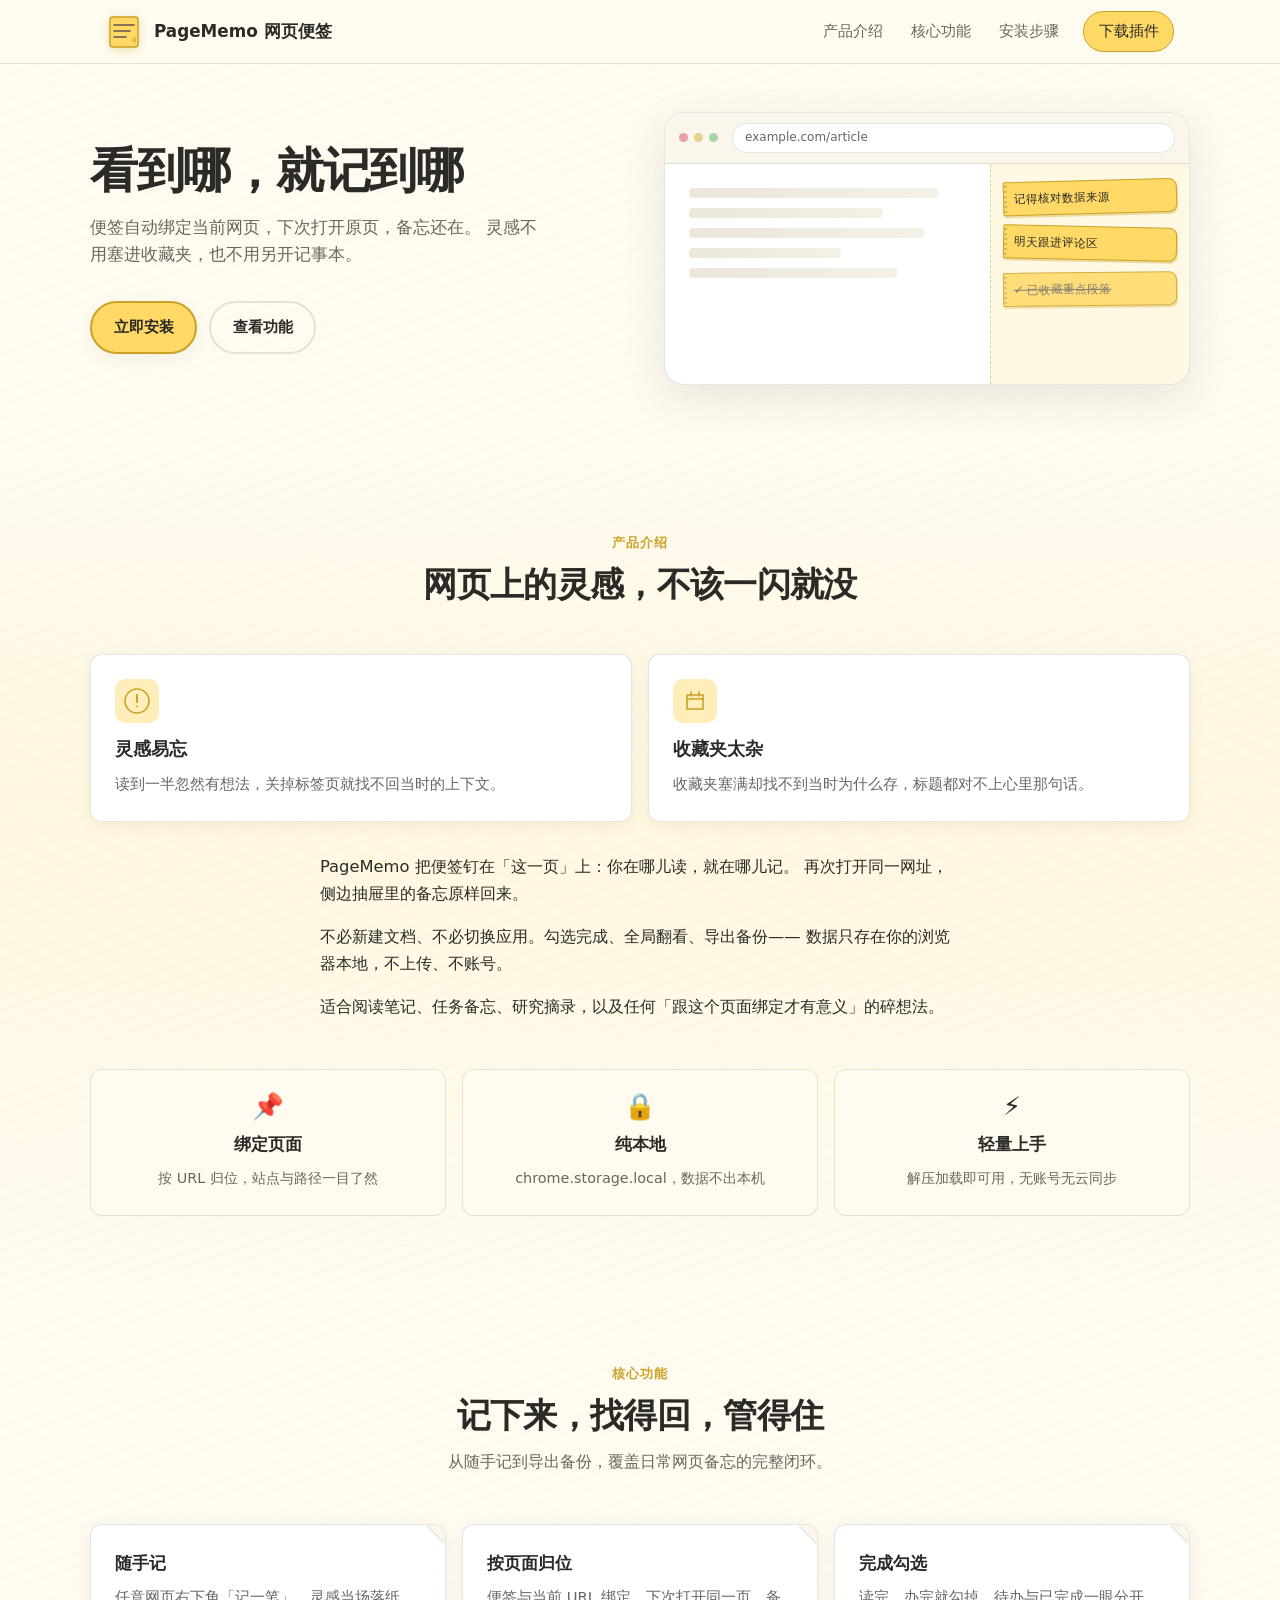
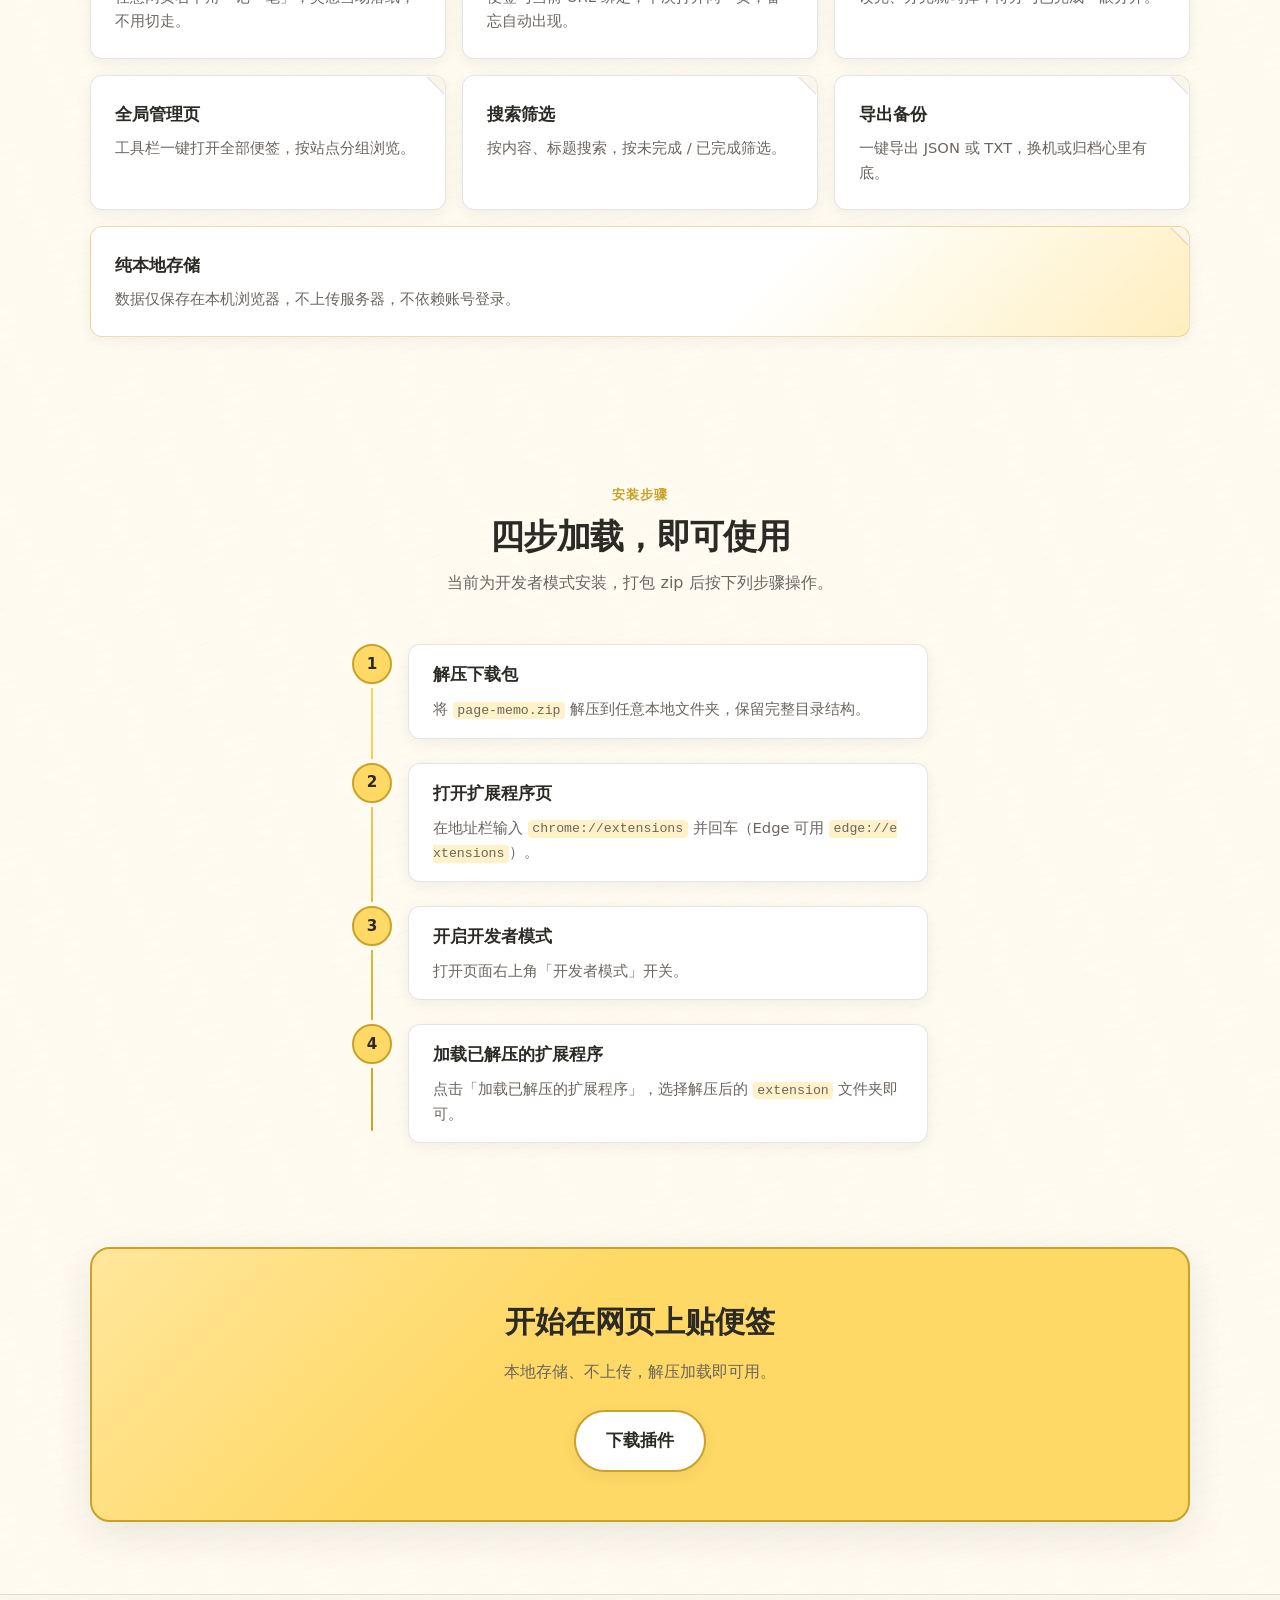
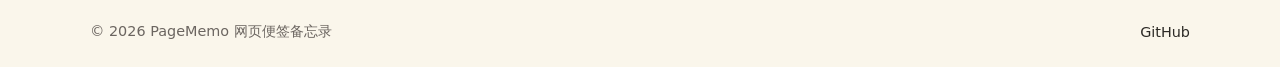
<file: docs/index.html>
<!DOCTYPE html>
<html lang="zh-CN">
<head>
  <meta charset="UTF-8" />
  <meta name="viewport" content="width=device-width, initial-scale=1" />
  <meta name="description" content="PageMemo 网页便签备忘录 —— 看到哪，就记到哪。便签自动绑定当前网页，纯本地存储。" />
  <title>PageMemo 网页便签备忘录</title>
  <link rel="stylesheet" href="./css/style.css" />
</head>
<body>
  <!-- ========== 导航 ========== -->
  <header class="site-header" id="top">
    <nav class="nav" aria-label="主导航">
      <a class="brand" href="#top">
        <!-- 内联 SVG Logo：便签纸 -->
        <svg class="brand-logo" width="36" height="36" viewBox="0 0 36 36" aria-hidden="true" focusable="false">
          <rect x="4" y="3" width="28" height="30" rx="3" fill="#FFD966" stroke="#C9A227" stroke-width="1.5"/>
          <path d="M8 11h20M8 17h16M8 23h12" stroke="#8B7355" stroke-width="1.8" stroke-linecap="round"/>
          <path d="M26 27l4 2v-6l-4 2z" fill="#E8B84A"/>
        </svg>
        <span class="brand-text">PageMemo 网页便签</span>
      </a>

      <button
        type="button"
        class="nav-toggle"
        id="nav-toggle"
        aria-controls="nav-menu"
        aria-expanded="false"
        aria-label="打开菜单"
      >
        <span class="nav-toggle-bar" aria-hidden="true"></span>
        <span class="nav-toggle-bar" aria-hidden="true"></span>
        <span class="nav-toggle-bar" aria-hidden="true"></span>
      </button>

      <ul class="nav-menu" id="nav-menu">
        <li><a href="#about">产品介绍</a></li>
        <li><a href="#features">核心功能</a></li>
        <li><a href="#install">安装步骤</a></li>
        <li>
          <a class="nav-cta" href="./download/page-memo.zip" download>下载插件</a>
        </li>
      </ul>
    </nav>
  </header>

  <main>
    <!-- ========== Hero ========== -->
    <section class="hero" aria-labelledby="hero-title">
      <div class="hero-inner">
        <div class="hero-copy reveal">
          <h1 id="hero-title">看到哪，就记到哪</h1>
          <p class="hero-sub">
            便签自动绑定当前网页，下次打开原页，备忘还在。
            灵感不用塞进收藏夹，也不用另开记事本。
          </p>
          <div class="hero-actions">
            <a class="btn btn-primary" href="./download/page-memo.zip" download>立即安装</a>
            <a class="btn btn-ghost" href="#features">查看功能</a>
          </div>
        </div>

        <!-- 纯 CSS 浏览器 + 侧边便签抽屉示意图 -->
        <div class="hero-visual reveal" aria-hidden="true">
          <div class="mock-browser">
            <div class="mock-chrome">
              <span class="mock-dot"></span>
              <span class="mock-dot"></span>
              <span class="mock-dot"></span>
              <div class="mock-url">example.com/article</div>
            </div>
            <div class="mock-body">
              <div class="mock-lines">
                <span class="mock-line w90"></span>
                <span class="mock-line w70"></span>
                <span class="mock-line w85"></span>
                <span class="mock-line w55"></span>
                <span class="mock-line w75"></span>
              </div>
              <div class="mock-drawer">
                <div class="mock-sticky s1">记得核对数据来源</div>
                <div class="mock-sticky s2">明天跟进评论区</div>
                <div class="mock-sticky s3">✓ 已收藏重点段落</div>
              </div>
            </div>
          </div>
        </div>
      </div>
    </section>

    <!-- ========== 产品介绍 ========== -->
    <section class="section about" id="about" aria-labelledby="about-title">
      <div class="section-inner">
        <header class="section-head reveal">
          <p class="eyebrow">产品介绍</p>
          <h2 id="about-title">网页上的灵感，不该一闪就没</h2>
        </header>

        <div class="pain-grid reveal">
          <article class="pain-card">
            <div class="pain-icon" aria-hidden="true">
              <svg width="28" height="28" viewBox="0 0 28 28" fill="none">
                <circle cx="14" cy="14" r="12" stroke="currentColor" stroke-width="1.6"/>
                <path d="M14 8v7M14 19.5h.01" stroke="currentColor" stroke-width="2" stroke-linecap="round"/>
              </svg>
            </div>
            <h3>灵感易忘</h3>
            <p>读到一半忽然有想法，关掉标签页就找不回当时的上下文。</p>
          </article>
          <article class="pain-card">
            <div class="pain-icon" aria-hidden="true">
              <svg width="28" height="28" viewBox="0 0 28 28" fill="none">
                <path d="M6 8h16v14H6z" stroke="currentColor" stroke-width="1.6"/>
                <path d="M10 5v4M18 5v4M6 12h16" stroke="currentColor" stroke-width="1.6" stroke-linecap="round"/>
              </svg>
            </div>
            <h3>收藏夹太杂</h3>
            <p>收藏夹塞满却找不到当时为什么存，标题都对不上心里那句话。</p>
          </article>
        </div>

        <div class="about-copy reveal">
          <p>
            PageMemo 把便签钉在「这一页」上：你在哪儿读，就在哪儿记。
            再次打开同一网址，侧边抽屉里的备忘原样回来。
          </p>
          <p>
            不必新建文档、不必切换应用。勾选完成、全局翻看、导出备份——
            数据只存在你的浏览器本地，不上传、不账号。
          </p>
          <p>
            适合阅读笔记、任务备忘、研究摘录，以及任何「跟这个页面绑定才有意义」的碎想法。
          </p>
        </div>

        <div class="icon-cards reveal">
          <article class="icon-card">
            <span class="icon-card-mark" aria-hidden="true">📌</span>
            <h3>绑定页面</h3>
            <p>按 URL 归位，站点与路径一目了然</p>
          </article>
          <article class="icon-card">
            <span class="icon-card-mark" aria-hidden="true">🔒</span>
            <h3>纯本地</h3>
            <p>chrome.storage.local，数据不出本机</p>
          </article>
          <article class="icon-card">
            <span class="icon-card-mark" aria-hidden="true">⚡</span>
            <h3>轻量上手</h3>
            <p>解压加载即可用，无账号无云同步</p>
          </article>
        </div>
      </div>
    </section>

    <!-- ========== 核心功能 ========== -->
    <section class="section features" id="features" aria-labelledby="features-title">
      <div class="section-inner">
        <header class="section-head reveal">
          <p class="eyebrow">核心功能</p>
          <h2 id="features-title">记下来，找得回，管得住</h2>
          <p class="section-desc">从随手记到导出备份，覆盖日常网页备忘的完整闭环。</p>
        </header>

        <ul class="feature-grid">
          <li class="feature-card reveal">
            <h3>随手记</h3>
            <p>任意网页右下角「记一笔」，灵感当场落纸，不用切走。</p>
          </li>
          <li class="feature-card reveal">
            <h3>按页面归位</h3>
            <p>便签与当前 URL 绑定，下次打开同一页，备忘自动出现。</p>
          </li>
          <li class="feature-card reveal">
            <h3>完成勾选</h3>
            <p>读完、办完就勾掉，待办与已完成一眼分开。</p>
          </li>
          <li class="feature-card reveal">
            <h3>全局管理页</h3>
            <p>工具栏一键打开全部便签，按站点分组浏览。</p>
          </li>
          <li class="feature-card reveal">
            <h3>搜索筛选</h3>
            <p>按内容、标题搜索，按未完成 / 已完成筛选。</p>
          </li>
          <li class="feature-card reveal">
            <h3>导出备份</h3>
            <p>一键导出 JSON 或 TXT，换机或归档心里有底。</p>
          </li>
          <li class="feature-card reveal feature-card--wide">
            <h3>纯本地存储</h3>
            <p>数据仅保存在本机浏览器，不上传服务器，不依赖账号登录。</p>
          </li>
        </ul>
      </div>
    </section>

    <!-- ========== 安装步骤 ========== -->
    <section class="section install" id="install" aria-labelledby="install-title">
      <div class="section-inner">
        <header class="section-head reveal">
          <p class="eyebrow">安装步骤</p>
          <h2 id="install-title">四步加载，即可使用</h2>
          <p class="section-desc">当前为开发者模式安装，打包 zip 后按下列步骤操作。</p>
        </header>

        <ol class="timeline reveal">
          <li class="timeline-item">
            <span class="timeline-num" aria-hidden="true">1</span>
            <div class="timeline-body">
              <h3>解压下载包</h3>
              <p>将 <code>page-memo.zip</code> 解压到任意本地文件夹，保留完整目录结构。</p>
            </div>
          </li>
          <li class="timeline-item">
            <span class="timeline-num" aria-hidden="true">2</span>
            <div class="timeline-body">
              <h3>打开扩展程序页</h3>
              <p>在地址栏输入 <code>chrome://extensions</code> 并回车（Edge 可用 <code>edge://extensions</code>）。</p>
            </div>
          </li>
          <li class="timeline-item">
            <span class="timeline-num" aria-hidden="true">3</span>
            <div class="timeline-body">
              <h3>开启开发者模式</h3>
              <p>打开页面右上角「开发者模式」开关。</p>
            </div>
          </li>
          <li class="timeline-item">
            <span class="timeline-num" aria-hidden="true">4</span>
            <div class="timeline-body">
              <h3>加载已解压的扩展程序</h3>
              <p>点击「加载已解压的扩展程序」，选择解压后的 <code>extension</code> 文件夹即可。</p>
            </div>
          </li>
        </ol>
      </div>
    </section>

    <!-- ========== CTA ========== -->
    <section class="section cta" id="download" aria-labelledby="cta-title">
      <div class="cta-panel reveal">
        <h2 id="cta-title">开始在网页上贴便签</h2>
        <p>本地存储、不上传，解压加载即可用。</p>
        <a class="btn btn-primary btn-lg" href="./download/page-memo.zip" download>下载插件</a>
      </div>
    </section>
  </main>

  <!-- ========== 页脚 ========== -->
  <footer class="site-footer">
    <div class="footer-inner">
      <p class="footer-copy">© 2026 PageMemo 网页便签备忘录</p>
      <p class="footer-links">
        <a href="https://github.com/hurong111/page-memo" rel="noopener noreferrer" target="_blank">GitHub</a>
      </p>
    </div>
  </footer>

  <script src="./js/main.js"></script>
</body>
</html>
</file>
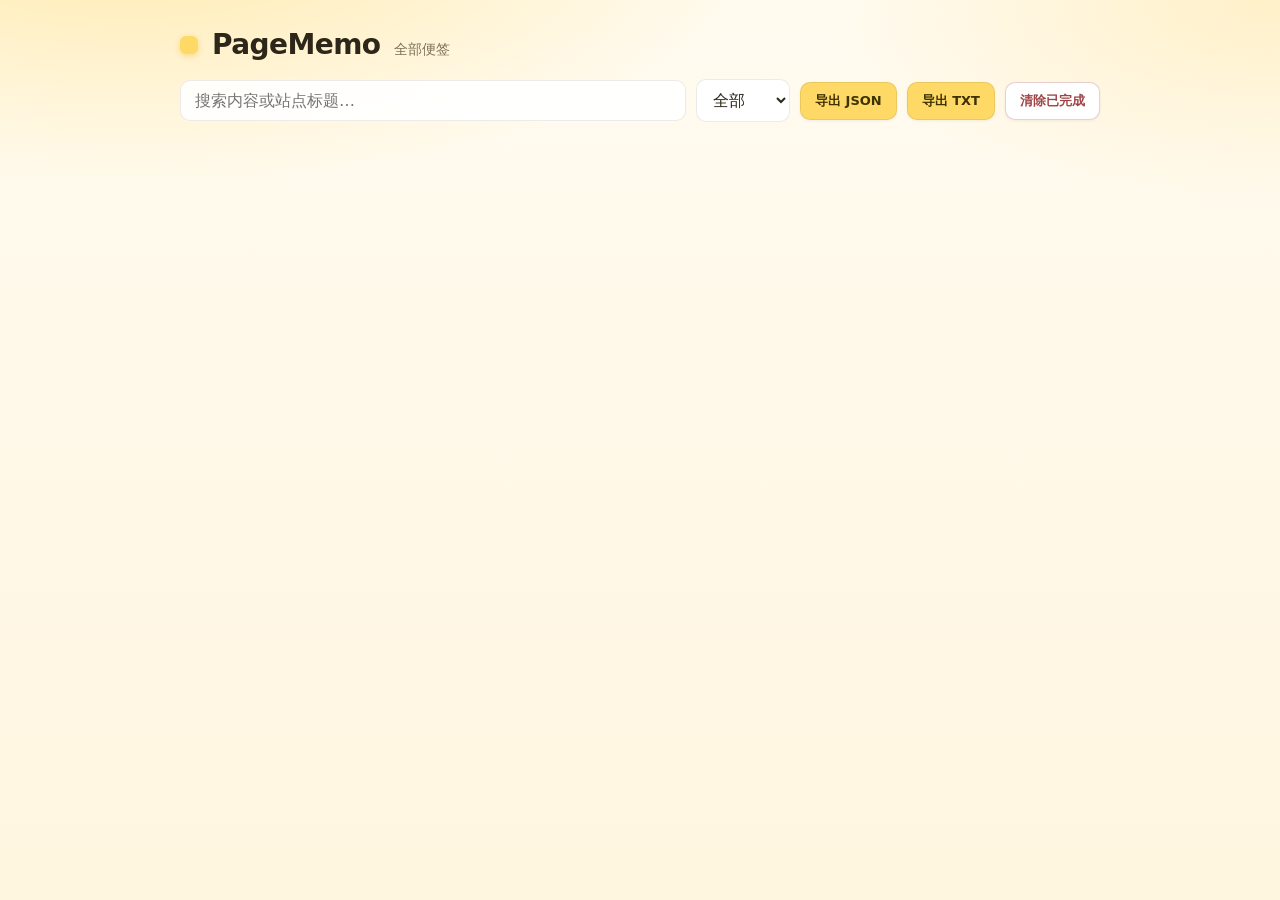
<file: extension/memos.html>
<!DOCTYPE html>
<html lang="zh-CN">
<head>
  <meta charset="UTF-8" />
  <meta name="viewport" content="width=device-width, initial-scale=1" />
  <title>PageMemo · 全部便签</title>
  <link rel="stylesheet" href="memos.css" />
</head>
<body>
  <div class="app">
    <header class="topbar">
      <div class="brand">
        <span class="brand-mark" aria-hidden="true"></span>
        <h1>PageMemo</h1>
        <p class="subtitle">全部便签</p>
      </div>
      <div class="toolbar">
        <input
          type="search"
          id="search"
          class="search"
          placeholder="搜索内容或站点标题…"
          autocomplete="off"
        />
        <select id="filter" class="filter" aria-label="筛选状态">
          <option value="all">全部</option>
          <option value="todo">未完成</option>
          <option value="done">已完成</option>
        </select>
        <button type="button" id="export-json" class="btn">导出 JSON</button>
        <button type="button" id="export-txt" class="btn">导出 TXT</button>
        <button type="button" id="clear-done" class="btn btn-danger">清除已完成</button>
      </div>
    </header>

    <main id="groups" class="groups" aria-live="polite"></main>

    <div id="empty" class="empty-state" hidden>
      <p class="empty-title">还没有便签</p>
      <p class="empty-desc">在任意网页点击右下角「记一笔」开始记录吧。</p>
    </div>
  </div>
  <script src="memos.js"></script>
</body>
</html>
</file>
<file: docs/css/style.css>
/* ========================================
   PageMemo 官方宣传站 — 全局样式
   便签黄 + 暖白纸张质感，无外部依赖
   ======================================== */

:root {
  /* 品牌色 */
  --memo-yellow: #FFD966;
  --memo-yellow-deep: #E8B84A;
  --accent: #C9A227;
  --paper: #FFFBF0;
  --paper-dark: #FAF6EB;
  --ink: #2C2A26;
  --muted: #6B6560;
  --line: rgba(44, 42, 38, 0.12);
  --shadow: 0 12px 40px rgba(44, 42, 38, 0.1);
  --shadow-soft: 0 4px 16px rgba(44, 42, 38, 0.06);

  /* 间距 / 圆角 */
  --space-1: 0.25rem;
  --space-2: 0.5rem;
  --space-3: 0.75rem;
  --space-4: 1rem;
  --space-5: 1.5rem;
  --space-6: 2rem;
  --space-7: 3rem;
  --space-8: 4.5rem;
  --radius-sm: 6px;
  --radius: 12px;
  --radius-lg: 20px;
  --max-width: 1100px;

  /* 字体 */
  --font: "PingFang SC", "Microsoft YaHei", "Hiragino Sans GB", "Noto Sans SC",
    system-ui, -apple-system, sans-serif;
  --header-h: 64px;
}

/* ---------- 基础重置 ---------- */
*,
*::before,
*::after {
  box-sizing: border-box;
}

html {
  scroll-behavior: smooth;
  scroll-padding-top: calc(var(--header-h) + 12px);
}

body {
  margin: 0;
  font-family: var(--font);
  font-size: 16px;
  line-height: 1.65;
  color: var(--ink);
  background-color: var(--paper);
  /* 极淡斜纹纸感，无外部图片 */
  background-image:
    repeating-linear-gradient(
      -18deg,
      transparent,
      transparent 11px,
      rgba(201, 162, 39, 0.035) 11px,
      rgba(201, 162, 39, 0.035) 12px
    );
  overflow-x: hidden;
  -webkit-font-smoothing: antialiased;
}

img,
svg {
  max-width: 100%;
  display: block;
}

a {
  color: var(--accent);
  text-decoration: none;
}

a:hover {
  text-decoration: underline;
}

ul,
ol {
  margin: 0;
  padding: 0;
  list-style: none;
}

h1,
h2,
h3,
p {
  margin: 0;
}

code {
  font-family: ui-monospace, "Cascadia Code", "Consolas", monospace;
  font-size: 0.9em;
  background: rgba(255, 217, 102, 0.35);
  padding: 0.1em 0.35em;
  border-radius: 4px;
  word-break: break-all;
}

/* ---------- 布局容器 ---------- */
.section {
  padding: var(--space-8) var(--space-4);
}

.section-inner {
  max-width: var(--max-width);
  margin: 0 auto;
}

.section-head {
  text-align: center;
  margin-bottom: var(--space-7);
  max-width: 36rem;
  margin-left: auto;
  margin-right: auto;
}

.section-head h2 {
  font-size: clamp(1.6rem, 4vw, 2.15rem);
  font-weight: 700;
  letter-spacing: -0.02em;
  line-height: 1.25;
  margin-top: var(--space-2);
}

.section-desc {
  margin-top: var(--space-3);
  color: var(--muted);
}

.eyebrow {
  display: inline-block;
  font-size: 0.8rem;
  font-weight: 600;
  letter-spacing: 0.08em;
  text-transform: uppercase;
  color: var(--accent);
}

/* ---------- 按钮 ---------- */
.btn {
  display: inline-flex;
  align-items: center;
  justify-content: center;
  gap: var(--space-2);
  padding: 0.75rem 1.35rem;
  border-radius: 999px;
  font-family: inherit;
  font-size: 0.95rem;
  font-weight: 600;
  border: 2px solid transparent;
  cursor: pointer;
  text-decoration: none;
  transition: transform 0.15s ease, box-shadow 0.15s ease, background 0.15s ease;
}

.btn:hover {
  text-decoration: none;
  transform: translateY(-1px);
}

.btn:active {
  transform: translateY(0);
}

.btn-primary {
  background: var(--memo-yellow);
  color: var(--ink);
  border-color: var(--accent);
  box-shadow: var(--shadow-soft);
}

.btn-primary:hover {
  background: var(--memo-yellow-deep);
}

.btn-ghost {
  background: transparent;
  color: var(--ink);
  border-color: var(--line);
}

.btn-ghost:hover {
  border-color: var(--accent);
  background: rgba(255, 217, 102, 0.2);
}

.btn-lg {
  padding: 0.95rem 1.85rem;
  font-size: 1.05rem;
}

/* ---------- 导航：吸顶 + 毛玻璃 ---------- */
.site-header {
  position: sticky;
  top: 0;
  z-index: 100;
  height: var(--header-h);
  background: rgba(255, 251, 240, 0.78);
  backdrop-filter: blur(14px);
  -webkit-backdrop-filter: blur(14px);
  border-bottom: 1px solid var(--line);
}

.nav {
  max-width: var(--max-width);
  height: 100%;
  margin: 0 auto;
  padding: 0 var(--space-4);
  display: flex;
  align-items: center;
  justify-content: space-between;
  gap: var(--space-4);
}

.brand {
  display: flex;
  align-items: center;
  gap: var(--space-3);
  color: var(--ink);
  text-decoration: none;
  font-weight: 700;
  font-size: 1.05rem;
  flex-shrink: 0;
}

.brand:hover {
  text-decoration: none;
}

.brand-logo {
  flex-shrink: 0;
  filter: drop-shadow(0 2px 4px rgba(201, 162, 39, 0.35));
}

.brand-text {
  white-space: nowrap;
}

.nav-menu {
  display: flex;
  align-items: center;
  gap: var(--space-1);
}

.nav-menu a {
  display: block;
  padding: var(--space-2) var(--space-3);
  color: var(--muted);
  font-weight: 500;
  font-size: 0.95rem;
  border-radius: var(--radius-sm);
  text-decoration: none;
  transition: color 0.15s ease, background 0.15s ease;
}

.nav-menu a:hover,
.nav-menu a.is-active {
  color: var(--ink);
  background: rgba(255, 217, 102, 0.35);
  text-decoration: none;
}

.nav-cta {
  margin-left: var(--space-2);
  background: var(--memo-yellow) !important;
  color: var(--ink) !important;
  border: 1.5px solid var(--accent);
  padding: 0.45rem 0.9rem !important;
  border-radius: 999px !important;
}

.nav-cta:hover {
  background: var(--memo-yellow-deep) !important;
}

/* 汉堡按钮 */
.nav-toggle {
  display: none;
  flex-direction: column;
  justify-content: center;
  gap: 5px;
  width: 44px;
  height: 44px;
  padding: 10px;
  border: 1px solid var(--line);
  border-radius: var(--radius-sm);
  background: var(--paper);
  cursor: pointer;
}

.nav-toggle-bar {
  display: block;
  height: 2px;
  width: 100%;
  background: var(--ink);
  border-radius: 1px;
  transition: transform 0.2s ease, opacity 0.2s ease;
}

.nav-toggle[aria-expanded="true"] .nav-toggle-bar:nth-child(1) {
  transform: translateY(7px) rotate(45deg);
}

.nav-toggle[aria-expanded="true"] .nav-toggle-bar:nth-child(2) {
  opacity: 0;
}

.nav-toggle[aria-expanded="true"] .nav-toggle-bar:nth-child(3) {
  transform: translateY(-7px) rotate(-45deg);
}

/* ---------- Hero ---------- */
.hero {
  padding: var(--space-7) var(--space-4) var(--space-8);
}

.hero-inner {
  max-width: var(--max-width);
  margin: 0 auto;
  display: grid;
  grid-template-columns: 1fr 1fr;
  gap: var(--space-7);
  align-items: center;
}

.hero-copy h1 {
  font-size: clamp(2rem, 5vw, 3rem);
  font-weight: 800;
  letter-spacing: -0.03em;
  line-height: 1.15;
}

.hero-sub {
  margin-top: var(--space-4);
  color: var(--muted);
  font-size: 1.05rem;
  max-width: 28rem;
}

.hero-actions {
  margin-top: var(--space-6);
  display: flex;
  flex-wrap: wrap;
  gap: var(--space-3);
}

/* Hero 示意图：浏览器 + 侧边便签 */
.hero-visual {
  position: relative;
  min-width: 0;
}

.mock-browser {
  background: #fff;
  border: 1.5px solid var(--line);
  border-radius: var(--radius-lg);
  box-shadow: var(--shadow);
  overflow: hidden;
}

.mock-chrome {
  display: flex;
  align-items: center;
  gap: 6px;
  padding: 10px 14px;
  background: var(--paper-dark);
  border-bottom: 1px solid var(--line);
}

.mock-dot {
  width: 9px;
  height: 9px;
  border-radius: 50%;
  background: #ddd5c4;
}

.mock-dot:nth-child(1) { background: #e8a0a0; }
.mock-dot:nth-child(2) { background: #e8d090; }
.mock-dot:nth-child(3) { background: #a8d4a8; }

.mock-url {
  flex: 1;
  margin-left: 8px;
  padding: 4px 12px;
  font-size: 0.75rem;
  color: var(--muted);
  background: #fff;
  border: 1px solid var(--line);
  border-radius: 999px;
  white-space: nowrap;
  overflow: hidden;
  text-overflow: ellipsis;
}

.mock-body {
  display: grid;
  grid-template-columns: 1fr minmax(120px, 38%);
  min-height: 220px;
}

.mock-lines {
  padding: var(--space-5);
  display: flex;
  flex-direction: column;
  gap: 10px;
}

.mock-line {
  display: block;
  height: 10px;
  border-radius: 4px;
  background: linear-gradient(90deg, #ebe6d8, #f5f1e6);
}

.mock-line.w90 { width: 90%; }
.mock-line.w70 { width: 70%; }
.mock-line.w85 { width: 85%; }
.mock-line.w55 { width: 55%; }
.mock-line.w75 { width: 75%; }

.mock-drawer {
  background: rgba(255, 217, 102, 0.18);
  border-left: 1px dashed rgba(201, 162, 39, 0.45);
  padding: var(--space-4) var(--space-3);
  display: flex;
  flex-direction: column;
  gap: var(--space-3);
}

.mock-sticky {
  background: var(--memo-yellow);
  border: 1px solid var(--accent);
  border-radius: 2px 8px 8px 2px;
  padding: 8px 10px;
  font-size: 0.72rem;
  line-height: 1.4;
  color: var(--ink);
  box-shadow: 1px 2px 0 rgba(201, 162, 39, 0.35);
  /* 左侧撕痕感 */
  position: relative;
}

.mock-sticky::before {
  content: "";
  position: absolute;
  left: 0;
  top: 0;
  bottom: 0;
  width: 3px;
  background: repeating-linear-gradient(
    to bottom,
    transparent 0 3px,
    rgba(139, 115, 85, 0.35) 3px 5px
  );
}

.mock-sticky.s1 { transform: rotate(-1.5deg); }
.mock-sticky.s2 { transform: rotate(1.2deg); }
.mock-sticky.s3 {
  transform: rotate(-0.6deg);
  opacity: 0.85;
  text-decoration: line-through;
  color: var(--muted);
}

/* ---------- 产品介绍 ---------- */
.about {
  background: linear-gradient(180deg, transparent, rgba(255, 217, 102, 0.12) 40%, transparent);
}

.pain-grid {
  display: grid;
  grid-template-columns: 1fr 1fr;
  gap: var(--space-4);
  margin-bottom: var(--space-6);
}

.pain-card {
  background: #fff;
  border: 1px solid var(--line);
  border-radius: var(--radius);
  padding: var(--space-5);
  box-shadow: var(--shadow-soft);
}

.pain-icon {
  width: 44px;
  height: 44px;
  display: flex;
  align-items: center;
  justify-content: center;
  border-radius: 10px;
  background: rgba(255, 217, 102, 0.45);
  color: var(--accent);
  margin-bottom: var(--space-3);
}

.pain-card h3 {
  font-size: 1.1rem;
  margin-bottom: var(--space-2);
}

.pain-card p {
  color: var(--muted);
  font-size: 0.95rem;
}

.about-copy {
  max-width: 40rem;
  margin: 0 auto var(--space-7);
}

.about-copy p + p {
  margin-top: var(--space-4);
}

.about-copy p {
  color: var(--ink);
  font-size: 1.02rem;
}

.icon-cards {
  display: grid;
  grid-template-columns: repeat(3, 1fr);
  gap: var(--space-4);
}

.icon-card {
  text-align: center;
  padding: var(--space-5) var(--space-4);
  background: var(--paper);
  border: 1px solid var(--line);
  border-radius: var(--radius);
}

.icon-card-mark {
  font-size: 1.6rem;
  display: block;
  margin-bottom: var(--space-3);
  line-height: 1;
}

.icon-card h3 {
  font-size: 1.05rem;
  margin-bottom: var(--space-2);
}

.icon-card p {
  color: var(--muted);
  font-size: 0.9rem;
}

/* ---------- 核心功能 ---------- */
.feature-grid {
  display: grid;
  grid-template-columns: repeat(3, 1fr);
  gap: var(--space-4);
}

.feature-card {
  background: #fff;
  border: 1px solid var(--line);
  border-radius: var(--radius);
  padding: var(--space-5);
  box-shadow: var(--shadow-soft);
  /* 便签角微折 */
  position: relative;
  overflow: hidden;
}

.feature-card::after {
  content: "";
  position: absolute;
  top: 0;
  right: 0;
  border-width: 0 18px 18px 0;
  border-style: solid;
  border-color: transparent var(--paper-dark) transparent transparent;
  filter: drop-shadow(-1px 1px 0 var(--line));
}

.feature-card h3 {
  font-size: 1.08rem;
  margin-bottom: var(--space-2);
  padding-right: var(--space-4);
}

.feature-card p {
  color: var(--muted);
  font-size: 0.92rem;
}

.feature-card--wide {
  grid-column: 1 / -1;
  background: linear-gradient(135deg, #fff 60%, rgba(255, 217, 102, 0.35));
  border-color: rgba(201, 162, 39, 0.35);
}

/* ---------- 安装时间线 ---------- */
.timeline {
  max-width: 36rem;
  margin: 0 auto;
  position: relative;
  padding-left: 0;
}

.timeline::before {
  content: "";
  position: absolute;
  left: 19px;
  top: 12px;
  bottom: 12px;
  width: 2px;
  background: linear-gradient(to bottom, var(--memo-yellow), var(--accent));
  border-radius: 1px;
}

.timeline-item {
  display: grid;
  grid-template-columns: 40px 1fr;
  gap: var(--space-4);
  align-items: start;
  margin-bottom: var(--space-5);
  position: relative;
}

.timeline-item:last-child {
  margin-bottom: 0;
}

.timeline-num {
  width: 40px;
  height: 40px;
  border-radius: 50%;
  background: var(--memo-yellow);
  border: 2px solid var(--accent);
  display: flex;
  align-items: center;
  justify-content: center;
  font-weight: 700;
  font-size: 0.95rem;
  z-index: 1;
  box-shadow: 0 0 0 4px var(--paper);
}

.timeline-body {
  background: #fff;
  border: 1px solid var(--line);
  border-radius: var(--radius);
  padding: var(--space-4) var(--space-5);
  box-shadow: var(--shadow-soft);
}

.timeline-body h3 {
  font-size: 1.05rem;
  margin-bottom: var(--space-2);
}

.timeline-body p {
  color: var(--muted);
  font-size: 0.92rem;
}

/* ---------- CTA ---------- */
.cta {
  padding-top: var(--space-6);
  padding-bottom: var(--space-8);
}

.cta-panel {
  max-width: var(--max-width);
  margin: 0 auto;
  text-align: center;
  padding: var(--space-7) var(--space-5);
  background: var(--memo-yellow);
  border: 2px solid var(--accent);
  border-radius: var(--radius-lg);
  box-shadow: var(--shadow);
  /* 纸张折角装饰 */
  background-image:
    linear-gradient(135deg, rgba(255, 255, 255, 0.35) 0%, transparent 40%);
}

.cta-panel h2 {
  font-size: clamp(1.4rem, 3.5vw, 1.9rem);
  margin-bottom: var(--space-3);
}

.cta-panel p {
  color: var(--muted);
  margin-bottom: var(--space-5);
}

.cta-panel .btn-primary {
  background: #fff;
}

.cta-panel .btn-primary:hover {
  background: var(--paper);
}

/* ---------- Footer ---------- */
.site-footer {
  border-top: 1px solid var(--line);
  padding: var(--space-5) var(--space-4);
  background: var(--paper-dark);
}

.footer-inner {
  max-width: var(--max-width);
  margin: 0 auto;
  display: flex;
  flex-wrap: wrap;
  align-items: center;
  justify-content: space-between;
  gap: var(--space-3);
}

.footer-copy {
  color: var(--muted);
  font-size: 0.9rem;
}

.footer-links a {
  color: var(--ink);
  font-weight: 500;
  font-size: 0.9rem;
}

/* ---------- 滚动淡入 ---------- */
.reveal {
  opacity: 0;
  transform: translateY(22px);
  transition: opacity 0.55s ease, transform 0.55s ease;
}

.reveal.is-visible {
  opacity: 1;
  transform: translateY(0);
}

@media (prefers-reduced-motion: reduce) {
  html {
    scroll-behavior: auto;
  }

  .reveal {
    opacity: 1;
    transform: none;
    transition: none;
  }

  .btn:hover {
    transform: none;
  }
}

/* ---------- 响应式 ---------- */
@media (max-width: 900px) {
  .hero-inner {
    grid-template-columns: 1fr;
    gap: var(--space-6);
  }

  .hero-visual {
    max-width: 480px;
    margin: 0 auto;
    width: 100%;
  }

  .feature-grid {
    grid-template-columns: 1fr 1fr;
  }

  .feature-card--wide {
    grid-column: 1 / -1;
  }
}

@media (max-width: 767px) {
  .nav-toggle {
    display: flex;
  }

  .nav-menu {
    position: fixed;
    top: var(--header-h);
    left: 0;
    right: 0;
    flex-direction: column;
    align-items: stretch;
    gap: 0;
    padding: var(--space-3);
    background: rgba(255, 251, 240, 0.96);
    backdrop-filter: blur(14px);
    -webkit-backdrop-filter: blur(14px);
    border-bottom: 1px solid var(--line);
    box-shadow: var(--shadow-soft);
    transform: translateY(-120%);
    opacity: 0;
    visibility: hidden;
    transition: transform 0.25s ease, opacity 0.25s ease, visibility 0.25s;
    z-index: 99;
  }

  .nav-menu.is-open {
    transform: translateY(0);
    opacity: 1;
    visibility: visible;
  }

  .nav-menu a {
    padding: var(--space-3) var(--space-4);
  }

  .nav-cta {
    margin: var(--space-2) var(--space-3) var(--space-3) !important;
    text-align: center;
  }

  .pain-grid,
  .icon-cards,
  .feature-grid {
    grid-template-columns: 1fr;
  }

  .feature-card--wide {
    grid-column: auto;
  }

  .section {
    padding: var(--space-7) var(--space-4);
  }

  .brand-text {
    font-size: 0.95rem;
  }
}

@media (max-width: 400px) {
  .hero-actions {
    flex-direction: column;
    align-items: stretch;
  }

  .btn {
    width: 100%;
  }

  .mock-body {
    grid-template-columns: 1fr;
  }

  .mock-drawer {
    border-left: none;
    border-top: 1px dashed rgba(201, 162, 39, 0.45);
    flex-direction: row;
    flex-wrap: wrap;
  }

  .mock-sticky {
    flex: 1 1 40%;
    font-size: 0.65rem;
  }

  .footer-inner {
    flex-direction: column;
    text-align: center;
  }
}

/* 320px：防止横向溢出 */
@media (max-width: 320px) {
  body {
    font-size: 15px;
  }

  .nav,
  .section,
  .hero {
    padding-left: 12px;
    padding-right: 12px;
  }

  .brand-text {
    max-width: 11rem;
    overflow: hidden;
    text-overflow: ellipsis;
  }

  .timeline::before {
    left: 15px;
  }

  .timeline-item {
    grid-template-columns: 32px 1fr;
    gap: var(--space-3);
  }

  .timeline-num {
    width: 32px;
    height: 32px;
    font-size: 0.85rem;
  }
}
</file>
<file: extension/memos.css>
:root {
  --yellow: #FFD966;
  --yellow-deep: #E6A800;
  --ink: #2c2718;
  --muted: #7a7158;
  --paper: #FFFBF0;
  --paper-2: #FFF6E0;
  --line: rgba(0, 0, 0, 0.08);
  --card: #ffffff;
  --shadow: 0 4px 18px rgba(60, 48, 10, 0.08);
  --radius: 14px;
  --pink: #F4A7B9;
  --blue: #9DC3E6;
  --green: #A8D5A2;
}

* {
  box-sizing: border-box;
}

html, body {
  margin: 0;
  min-height: 100%;
}

body {
  font-family: system-ui, -apple-system, "Segoe UI", sans-serif;
  color: var(--ink);
  background:
    radial-gradient(1200px 500px at 10% -10%, #FFE9A8 0%, transparent 55%),
    radial-gradient(900px 400px at 100% 0%, #FFF0C8 0%, transparent 50%),
    linear-gradient(180deg, var(--paper) 0%, var(--paper-2) 100%);
}

.app {
  max-width: 960px;
  margin: 0 auto;
  padding: 28px 20px 48px;
}

.topbar {
  display: flex;
  flex-direction: column;
  gap: 18px;
  margin-bottom: 24px;
}

.brand {
  display: flex;
  align-items: baseline;
  flex-wrap: wrap;
  gap: 10px 14px;
}

.brand-mark {
  width: 18px;
  height: 18px;
  border-radius: 6px;
  background: var(--yellow);
  box-shadow: 0 2px 6px rgba(230, 168, 0, 0.35);
  align-self: center;
}

.brand h1 {
  margin: 0;
  font-size: 28px;
  letter-spacing: -0.02em;
}

.subtitle {
  margin: 0;
  color: var(--muted);
  font-size: 14px;
}

.toolbar {
  display: flex;
  flex-wrap: wrap;
  gap: 10px;
  align-items: center;
}

.search {
  flex: 1 1 220px;
  min-width: 160px;
  padding: 10px 14px;
  border: 1px solid var(--line);
  border-radius: 10px;
  background: rgba(255, 255, 255, 0.9);
  font: inherit;
  outline: none;
}

.search:focus {
  border-color: var(--yellow-deep);
  box-shadow: 0 0 0 3px rgba(255, 217, 102, 0.35);
}

.filter {
  padding: 10px 12px;
  border: 1px solid var(--line);
  border-radius: 10px;
  background: #fff;
  font: inherit;
  color: inherit;
}

.btn {
  border: 1px solid var(--line);
  border-radius: 10px;
  padding: 9px 14px;
  background: var(--yellow);
  color: #3d3200;
  font: 600 13px system-ui, sans-serif;
  cursor: pointer;
  box-shadow: 0 1px 3px rgba(0, 0, 0, 0.06);
}

.btn:hover {
  filter: brightness(1.03);
}

.btn-danger {
  background: #fff;
  color: #a04545;
  border-color: rgba(160, 69, 69, 0.25);
}

.btn-danger:hover {
  background: #fff5f5;
  filter: none;
}

.groups {
  display: flex;
  flex-direction: column;
  gap: 22px;
}

.group {
  background: rgba(255, 255, 255, 0.55);
  border: 1px solid var(--line);
  border-radius: var(--radius);
  box-shadow: var(--shadow);
  overflow: hidden;
}

.group-header {
  display: flex;
  align-items: center;
  justify-content: space-between;
  gap: 12px;
  padding: 14px 18px;
  background: rgba(255, 217, 102, 0.28);
  border-bottom: 1px solid var(--line);
}

.group-host {
  margin: 0;
  font-size: 16px;
  font-weight: 700;
}

.group-count {
  font-size: 12px;
  color: var(--muted);
}

.memo-list {
  list-style: none;
  margin: 0;
  padding: 0;
}

.memo-item {
  display: grid;
  grid-template-columns: 6px 28px 1fr auto;
  gap: 12px;
  align-items: start;
  padding: 14px 16px;
  border-bottom: 1px solid var(--line);
  background: var(--card);
}

.memo-item:last-child {
  border-bottom: none;
}

.memo-item.done .memo-text {
  text-decoration: line-through;
  color: #9a9178;
}

.color-bar {
  width: 6px;
  min-height: 100%;
  border-radius: 4px;
  align-self: stretch;
}

.memo-check {
  margin-top: 3px;
  width: 16px;
  height: 16px;
  accent-color: var(--yellow-deep);
  cursor: pointer;
}

.memo-main {
  min-width: 0;
}

.memo-text {
  margin: 0;
  white-space: pre-wrap;
  word-break: break-word;
  font-size: 14px;
  line-height: 1.55;
  border-radius: 8px;
  padding: 2px 4px;
  outline: none;
}

.memo-text[contenteditable="true"]:focus {
  background: #FFF8E0;
  box-shadow: inset 0 0 0 1px rgba(230, 168, 0, 0.35);
}

.memo-meta {
  margin-top: 8px;
  display: flex;
  flex-wrap: wrap;
  gap: 8px 14px;
  font-size: 12px;
  color: var(--muted);
}

.memo-link {
  color: #6b5a20;
  text-decoration: none;
  border-bottom: 1px dashed rgba(107, 90, 32, 0.35);
}

.memo-link:hover {
  color: #3d3200;
  border-bottom-style: solid;
}

.memo-actions {
  display: flex;
  flex-direction: column;
  gap: 6px;
}

.btn-sm {
  border: none;
  background: transparent;
  color: var(--muted);
  font: 12px system-ui, sans-serif;
  cursor: pointer;
  padding: 4px 6px;
  border-radius: 6px;
}

.btn-sm:hover {
  background: rgba(0, 0, 0, 0.05);
  color: var(--ink);
}

.btn-sm.danger:hover {
  background: rgba(160, 69, 69, 0.1);
  color: #a04545;
}

.empty-state {
  text-align: center;
  padding: 72px 20px;
  color: var(--muted);
}

.empty-title {
  margin: 0 0 8px;
  font-size: 18px;
  font-weight: 700;
  color: var(--ink);
}

.empty-desc {
  margin: 0;
  font-size: 14px;
}

.no-result {
  text-align: center;
  padding: 48px 16px;
  color: var(--muted);
  font-size: 14px;
}

@media (max-width: 640px) {
  .app {
    padding: 18px 14px 36px;
  }

  .brand h1 {
    font-size: 22px;
  }

  .memo-item {
    grid-template-columns: 6px 24px 1fr;
    grid-template-rows: auto auto;
  }

  .memo-actions {
    grid-column: 2 / -1;
    flex-direction: row;
    justify-content: flex-end;
  }
}
</file>
